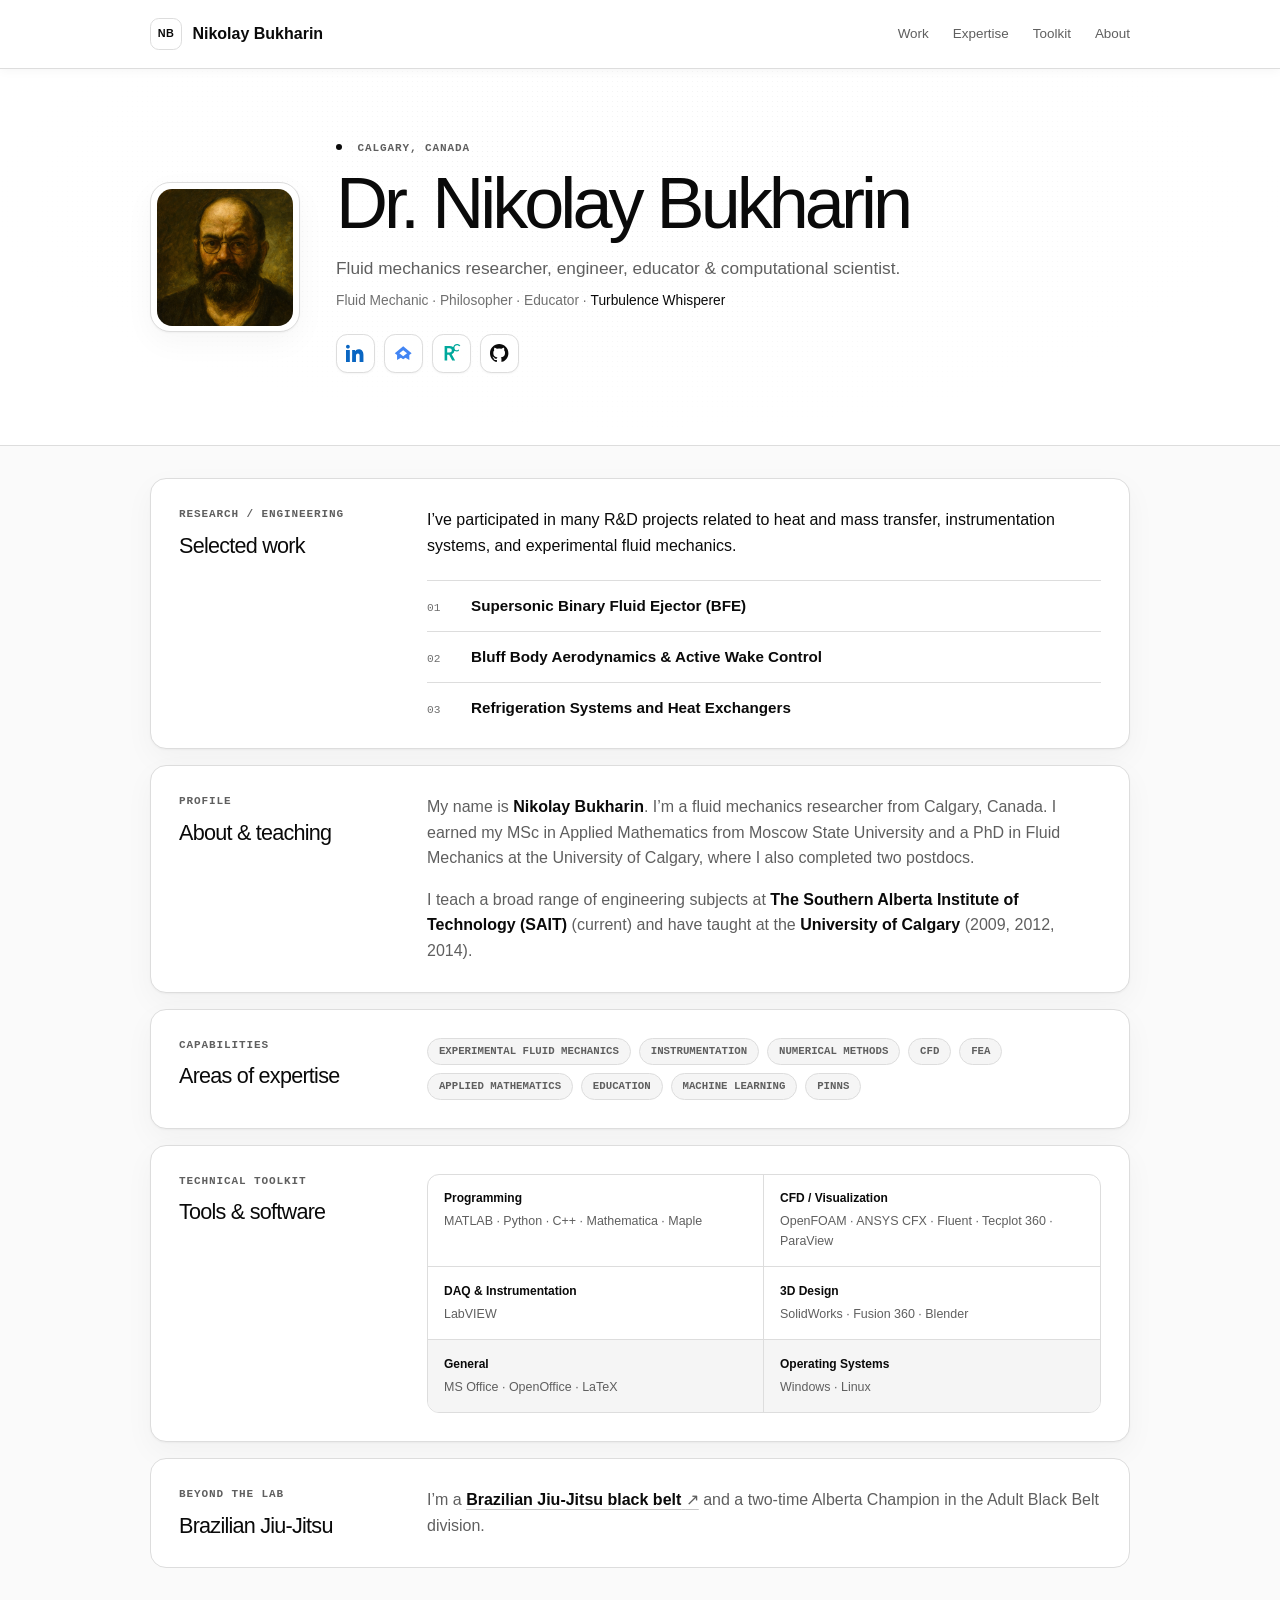
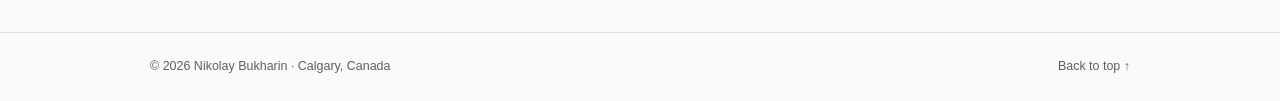
<file: index.html>
<!doctype html>
<html lang="en">
<head>
  <meta charset="utf-8">
  <meta name="viewport" content="width=device-width, initial-scale=1">
  <title>Dr. Nikolay Bukharin | Fluid Mechanics Research &amp; Engineering</title>
  <meta name="description" content="Research and engineering portfolio of Dr. Nikolay Bukharin, a fluid mechanics researcher, engineer, educator, and computational scientist in Calgary, Canada.">
  <meta property="og:title" content="Dr. Nikolay Bukharin | Fluid Mechanics Research &amp; Engineering">
  <meta property="og:description" content="Fluid mechanics research, engineering, education, and computational science.">
  <meta property="og:type" content="website">
  <meta property="og:image" content="profile.jpg">
  <meta name="theme-color" content="#fafafa" media="(prefers-color-scheme: light)">
  <meta name="theme-color" content="#101010" media="(prefers-color-scheme: dark)">
  <link rel="icon" href="favicon-nb.svg" type="image/svg+xml">
  <link rel="stylesheet" href="styles.css">
</head>
<body>
  <a class="skip-link" href="#main-content">Skip to main content</a>
  <header class="site-header">
    <div class="nav-wrap">
      <a class="brand" href="#top" aria-label="Nikolay Bukharin, home"><span class="brand-mark" aria-hidden="true">NB</span><span>Nikolay Bukharin</span></a>
      <nav class="site-nav" aria-label="Primary navigation">
        <a href="#work">Work</a><a href="#expertise">Expertise</a><a href="#toolkit">Toolkit</a><a href="#about">About</a>
      </nav>
    </div>
  </header>

  <main id="main-content">
    <section class="hero" id="top" aria-labelledby="page-title">
      <div class="hero-dots" aria-hidden="true"></div>
      <div class="wrap hero-inner">
        <div class="portrait"><img src="profile.jpg" alt="Portrait of Dr. Nikolay Bukharin" width="874" height="888"></div>
        <div class="hero-copy">
          <p class="status"><span aria-hidden="true"></span> Calgary, Canada</p>
          <h1 id="page-title">Dr. Nikolay Bukharin</h1>
          <p class="profession">Fluid mechanics researcher, engineer, educator &amp; computational scientist.</p>
          <p class="personality">Fluid Mechanic · Philosopher · Educator · <span class="rotating-role" id="rotating-role">Turbulence Whisperer</span></p>
          <div class="hero-links" aria-label="Professional profiles">
            <a class="social-icon icon-linkedin" href="https://www.linkedin.com/in/nikolay-bukharin-480bb919/" target="_blank" rel="noopener" aria-label="LinkedIn" title="LinkedIn">
              <svg viewBox="0 0 24 24" aria-hidden="true"><path d="M4.98 3.5C4.98 4.88 3.86 6 2.5 6S0 4.88 0 3.5 1.12 1 2.5 1s2.48 1.12 2.48 2.5zM0 23.5h5V7.98H0V23.5zM8 23.5h5v-7.74c0-2.06.74-3.46 2.6-3.46 1.42 0 2.14 1.01 2.14 2.49v8.71h5v-9.34c0-4.99-2.66-7.31-6.22-7.31-2.86 0-4.12 1.6-4.82 2.72h.04V7.98H8c.07 1.48 0 15.52 0 15.52z"/></svg>
            </a>
            <a class="social-icon icon-scholar" href="https://scholar.google.com/citations?user=UNBFQtYAAAAJ&amp;hl=en" target="_blank" rel="noopener" aria-label="Google Scholar" title="Google Scholar">
              <svg viewBox="0 0 24 24" aria-hidden="true"><path d="M12 3 1 12l3 2.4V21l5-3.2 3 2.2 3-2.2 5 3.2v-6.6l3-2.4zm-5 9 5-4 5 4-5 4z"/></svg>
            </a>
            <a class="social-icon icon-researchgate" href="https://www.researchgate.net/profile/Nikolay-Bukharin" target="_blank" rel="noopener" aria-label="ResearchGate" title="ResearchGate">
              <svg viewBox="0 0 24 24" aria-hidden="true"><path d="M19.59 0c-2.7 0-4.95 2.16-4.95 4.84 0 2.72 2.25 4.87 4.95 4.87.85 0 1.67-.21 2.38-.59V6.77a2.68 2.68 0 0 1-2.38 1.44 3.34 3.34 0 0 1 0-6.68c1.19 0 2.23.62 2.82 1.56L24 2.16A5.01 5.01 0 0 0 19.59 0zM3.4 2.55v18.9h3.36v-7.48h2.53l4.05 7.48h3.82l-4.5-8.07c2.25-.83 3.56-2.62 3.56-5.18 0-3.64-2.5-5.65-6.43-5.65zm3.36 2.91h2.72c2.17 0 3.29.93 3.29 2.74 0 1.88-1.12 2.84-3.29 2.84H6.76z"/></svg>
            </a>
            <a class="social-icon icon-github" href="https://github.com/RufusDreifus" target="_blank" rel="noopener" aria-label="GitHub" title="GitHub">
              <svg viewBox="0 0 24 24" aria-hidden="true"><path d="M12 0C5.37 0 0 5.37 0 12c0 5.3 3.44 9.8 8.2 11.39.6.11.82-.26.82-.58 0-.29-.01-1.05-.02-2.06-3.34.73-4.04-1.61-4.04-1.61-.55-1.41-1.34-1.79-1.34-1.79-1.09-.74.08-.73.08-.73 1.2.08 1.83 1.23 1.83 1.23 1.07 1.83 2.8 1.3 3.49.99.11-.78.42-1.3.76-1.6-2.67-.3-5.47-1.33-5.47-5.93 0-1.31.47-2.38 1.24-3.22-.13-.3-.54-1.52.12-3.18 0 0 1.01-.32 3.3 1.23a11.5 11.5 0 0 1 6 0c2.28-1.55 3.29-1.23 3.29-1.23.66 1.66.25 2.88.12 3.18.77.84 1.23 1.91 1.23 3.22 0 4.61-2.8 5.63-5.47 5.93.43.37.81 1.1.81 2.22 0 1.6-.02 2.88-.02 3.27 0 .32.21.7.82.58C20.56 21.8 24 17.3 24 12 24 5.37 18.63 0 12 0z"/></svg>
            </a>
          </div>
        </div>
      </div>
    </section>

    <div class="wrap content">
      <section class="card" id="work" aria-labelledby="work-title">
        <div class="section-title"><p class="kicker">Research / Engineering</p><h2 id="work-title">Selected work</h2></div>
        <div class="section-body">
          <p>I’ve participated in many R&amp;D projects related to heat and mass transfer, instrumentation systems, and experimental fluid mechanics.</p>
          <div class="project-list">
            <article><span class="project-number">01</span><h3>Supersonic Binary Fluid Ejector <span class="nowrap">(BFE)</span></h3></article>
            <article><span class="project-number">02</span><h3>Bluff Body Aerodynamics &amp; Active Wake Control</h3></article>
            <article><span class="project-number">03</span><h3>Refrigeration Systems and Heat Exchangers</h3></article>
          </div>
        </div>
      </section>

      <section class="card" id="about" aria-labelledby="about-title">
        <div class="section-title"><p class="kicker">Profile</p><h2 id="about-title">About &amp; teaching</h2></div>
        <div class="section-body prose">
          <p>My name is <strong>Nikolay Bukharin</strong>. I’m a fluid mechanics researcher from Calgary, Canada. I earned my MSc in Applied Mathematics from Moscow State University and a PhD in Fluid Mechanics at the University of Calgary, where I also completed two postdocs.</p>
          <p>I teach a broad range of engineering subjects at <strong>The Southern Alberta Institute of Technology (SAIT)</strong> (current) and have taught at the <strong>University of Calgary</strong> (2009, 2012, 2014).</p>
        </div>
      </section>

      <section class="card" id="expertise" aria-labelledby="expertise-title">
        <div class="section-title"><p class="kicker">Capabilities</p><h2 id="expertise-title">Areas of expertise</h2></div>
        <div class="section-body tag-list" aria-label="Areas of expertise">
          <span class="tag">Experimental Fluid Mechanics</span><span class="tag">Instrumentation</span><span class="tag">Numerical Methods</span><span class="tag">CFD</span><span class="tag">FEA</span><span class="tag">Applied Mathematics</span><span class="tag">Education</span><span class="tag">Machine Learning</span><span class="tag">PINNs</span>
        </div>
      </section>

      <section class="card" id="toolkit" aria-labelledby="toolkit-title">
        <div class="section-title"><p class="kicker">Technical toolkit</p><h2 id="toolkit-title">Tools &amp; software</h2></div>
        <div class="section-body tool-grid">
          <article class="tool-group"><h3>Programming</h3><p>MATLAB · Python · C++ · Mathematica · Maple</p></article>
          <article class="tool-group"><h3>CFD / Visualization</h3><p>OpenFOAM · ANSYS CFX · Fluent · Tecplot 360 · ParaView</p></article>
          <article class="tool-group"><h3>DAQ &amp; Instrumentation</h3><p>LabVIEW</p></article>
          <article class="tool-group"><h3>3D Design</h3><p>SolidWorks · Fusion 360 · Blender</p></article>
          <article class="tool-group tool-group-quiet"><h3>General</h3><p>MS Office · OpenOffice · LaTeX</p></article>
          <article class="tool-group tool-group-quiet"><h3>Operating Systems</h3><p>Windows · Linux</p></article>
        </div>
      </section>

      <section class="card personal-card" aria-labelledby="personal-title">
        <div class="section-title"><p class="kicker">Beyond the lab</p><h2 id="personal-title">Brazilian Jiu-Jitsu</h2></div>
        <div class="section-body prose"><p>I’m a <a href="https://rockymountainbjj.com/new-page-4" target="_blank" rel="noopener"><strong>Brazilian Jiu-Jitsu black belt</strong> <span aria-hidden="true">↗</span></a> and a two-time Alberta Champion in the Adult Black Belt division.</p></div>
      </section>
    </div>
  </main>

  <footer class="site-footer"><div class="wrap footer-inner"><p>© <span id="year"></span> Nikolay Bukharin · Calgary, Canada</p><a href="#top">Back to top ↑</a></div></footer>
  <script>
    document.getElementById('year').textContent = new Date().getFullYear();
    const roleElement = document.getElementById('rotating-role');
    const roles = ['Turbulence Whisperer','Vortex Tamer','Espresso-Fueled Coder','Boundary-Layer Bard','Tensor Tickler','Reynolds Wrangler','CFD Sommelier','Nyquist Ninja','Cultivator','Proud Prandtl','Trivial Kuzma','Environmental Labourer','Disassembler'];
    const reduceMotion = window.matchMedia('(prefers-reduced-motion: reduce)').matches;
    if (roleElement && !reduceMotion) {
      let roleIndex = 0;
      setInterval(() => {
        roleIndex = (roleIndex + 1) % roles.length;
        roleElement.classList.add('is-changing');
        setTimeout(() => { roleElement.textContent = roles[roleIndex]; roleElement.classList.remove('is-changing'); }, 160);
      }, 2200);
    }
  </script>
</body>
</html>
</file>
<file: styles.css>
:root {
  color-scheme: light dark;
  --page:#fafafa; --surface:#fff; --soft:#f5f5f5; --text:#0a0a0a;
  --muted:#5f5f5f; --subtle:#707070; --border:#ddd; --strong:#c7c7c7;
  --inverse:#0a0a0a; --inverse-text:#fff; --nav:rgb(255 255 255 / 92%);
  --shadow:0 1px 2px rgb(0 0 0 / 4%),0 10px 30px rgb(0 0 0 / 4%); --max:980px;
}
*{box-sizing:border-box}
html{scroll-behavior:smooth;scroll-padding-top:6rem}
body{margin:0;background:var(--page);color:var(--text);font:16px/1.6 Arial,Helvetica,sans-serif;text-rendering:optimizeLegibility}
a{color:inherit;text-decoration-color:var(--strong);text-underline-offset:.22em}a:hover{text-decoration-color:currentColor}
:focus-visible{outline:3px solid currentColor;outline-offset:4px;border-radius:5px}
.skip-link{position:fixed;top:.75rem;left:.75rem;z-index:100;padding:.65rem .9rem;border-radius:.6rem;background:var(--inverse);color:var(--inverse-text);font-weight:700;transform:translateY(-160%)}
.skip-link:focus{transform:translateY(0)}
.wrap,.nav-wrap{width:min(calc(100% - 2.5rem),var(--max));margin-inline:auto}
.site-header{position:sticky;top:0;z-index:20;border-bottom:1px solid var(--border);background:var(--nav);box-shadow:0 2px 10px rgb(0 0 0 / 4%);backdrop-filter:blur(14px)}
.nav-wrap{display:flex;min-height:4.25rem;align-items:center;justify-content:space-between;gap:2rem}
.brand{display:inline-flex;align-items:center;gap:.65rem;font-weight:700;text-decoration:none}
.brand-mark{display:grid;width:2rem;height:2rem;place-items:center;border:1px solid var(--border);border-radius:.55rem;background:var(--surface);font-size:.68rem;letter-spacing:.04em}
.site-nav{display:flex;gap:1.5rem}.site-nav a{color:var(--muted);font-size:.84rem;text-decoration:none}.site-nav a:hover{color:var(--text)}
.hero{position:relative;overflow:hidden;border-bottom:1px solid var(--border);background:var(--surface)}
.hero-dots{position:absolute;inset:0;opacity:.58;background-image:radial-gradient(circle,rgb(10 10 10 / 13%) .7px,transparent .8px);background-size:5px 5px;mask-image:radial-gradient(ellipse 75% 90% at 50% 35%,#000 0%,transparent 75%);pointer-events:none}
.hero-inner{position:relative;display:grid;grid-template-columns:150px 1fr;align-items:center;gap:2.25rem;padding-block:4.5rem}
.portrait{width:100%;aspect-ratio:1;padding:.35rem;border:1px solid var(--border);border-radius:1.25rem;background:var(--surface);box-shadow:var(--shadow)}
.portrait img{display:block;width:100%;height:100%;border-radius:.95rem;object-fit:cover}
.status,.kicker{margin:0 0 .65rem;color:var(--muted);font:700 .69rem/1.4 "Courier New",Courier,monospace;letter-spacing:.08em;text-transform:uppercase}
.status span{display:inline-block;width:.38rem;height:.38rem;margin-right:.5rem;border-radius:50%;background:var(--text);vertical-align:.08em}
h1{margin:0;font-size:clamp(2.4rem,6vw,4.5rem);font-weight:500;letter-spacing:-.055em;line-height:1}
.profession{max-width:42rem;margin:1rem 0 0;color:var(--muted);font-size:1.08rem}
.personality{min-height:1.6em;margin:.45rem 0 0;color:var(--subtle);font-size:.86rem}
.rotating-role{display:inline-block;color:var(--text);transition:opacity 160ms ease,transform 160ms ease}.rotating-role.is-changing{opacity:0;transform:translateY(3px)}
.hero-links{display:flex;flex-wrap:wrap;gap:.55rem;margin-top:1.4rem}
.social-icon{display:grid;width:2.45rem;height:2.45rem;place-items:center;border:1px solid var(--border);border-radius:.7rem;background:var(--surface);box-shadow:0 1px 2px rgb(0 0 0 / 4%);text-decoration:none;transition:border-color 140ms ease,box-shadow 140ms ease,transform 140ms ease}
.social-icon:hover{border-color:var(--strong);box-shadow:0 5px 14px rgb(0 0 0 / 8%);transform:translateY(-2px)}.social-icon svg{width:1.15rem;height:1.15rem;fill:currentColor}
.icon-linkedin{color:#0a66c2}.icon-scholar{color:#4285f4}.icon-researchgate{color:#00a89c}.icon-github{color:var(--text)}
.content{display:grid;gap:1rem;padding-block:2rem 4rem}
.card{display:grid;grid-template-columns:13.5rem 1fr;gap:2rem;padding:1.75rem;border:1px solid var(--border);border-radius:1rem;background:var(--surface);box-shadow:var(--shadow)}
.section-title h2{margin:0;font-size:1.35rem;font-weight:500;letter-spacing:-.035em;line-height:1.2}
.section-body>:first-child{margin-top:0}.section-body>:last-child{margin-bottom:0}.prose{color:var(--muted)}.prose strong{color:var(--text)}
.project-list{margin-top:1.35rem;border-top:1px solid var(--border)}
.project-list article{display:grid;grid-template-columns:2rem 1fr;align-items:baseline;gap:.75rem;padding-block:.8rem;border-bottom:1px solid var(--border)}
.project-list article:last-child{border-bottom:0;padding-bottom:0}.project-number{color:var(--subtle);font:400 .7rem/1 "Courier New",Courier,monospace}
.project-list h3{margin:0;font-size:.95rem;font-weight:600}
.tag-list{display:flex;flex-wrap:wrap;align-content:flex-start;gap:.5rem}
.tag{padding:.38rem .68rem;border:1px solid var(--border);border-radius:999px;background:var(--soft);color:var(--muted);font:600 .67rem/1.2 "Courier New",Courier,monospace;text-transform:uppercase}
.tool-grid{display:grid;grid-template-columns:repeat(2,minmax(0,1fr));gap:0;border:1px solid var(--border);border-radius:.75rem;overflow:hidden}
.tool-group{min-width:0;padding:.9rem 1rem;border-right:1px solid var(--border);border-bottom:1px solid var(--border)}
.tool-group:nth-child(2n){border-right:0}.tool-group:nth-last-child(-n+2){border-bottom:0}.tool-group-quiet{background:var(--soft)}
.tool-group h3{margin:0 0 .25rem;font-size:.75rem}.tool-group p{margin:0;color:var(--muted);font-size:.78rem}.personal-card{box-shadow:none}.nowrap{white-space:nowrap}
.site-footer{border-top:1px solid var(--border);color:var(--muted);font-size:.78rem}.footer-inner{display:flex;align-items:center;justify-content:space-between;gap:1rem;padding-block:1.5rem}.footer-inner p{margin:0}.footer-inner a{text-decoration:none}
@media(prefers-color-scheme:dark){
  :root{--page:#101010;--surface:#161616;--soft:#1d1d1d;--text:#f5f5f5;--muted:#b3b3b3;--subtle:#858585;--border:#303030;--strong:#474747;--inverse:#f5f5f5;--inverse-text:#0a0a0a;--nav:rgb(16 16 16 / 92%);--shadow:0 1px 2px rgb(0 0 0 / 18%),0 10px 30px rgb(0 0 0 / 16%)}
  .hero-dots{background-image:radial-gradient(circle,rgb(255 255 255 / 12%) .7px,transparent .8px)}
}
@media(max-width:760px){
  html{scroll-padding-top:8rem}.nav-wrap{flex-direction:column;align-items:flex-start;gap:.55rem;padding-block:.7rem}.site-nav{width:100%;justify-content:space-between;gap:.5rem}.site-nav a{font-size:.74rem}
  .hero-inner{grid-template-columns:110px 1fr;gap:1.4rem;padding-block:3.5rem}h1{font-size:clamp(2.2rem,9vw,3.4rem)}.profession{font-size:.98rem}.personality{grid-column:1/-1}.card{grid-template-columns:1fr;gap:1.25rem}
}
@media(max-width:520px){
  .wrap,.nav-wrap{width:min(calc(100% - 1.5rem),var(--max))}.hero-inner{grid-template-columns:72px 1fr;align-items:start;padding-block:2.75rem}.portrait{border-radius:.85rem}.portrait img{border-radius:.6rem}.status{margin-top:.1rem}h1{font-size:clamp(1.85rem,9vw,2.65rem)}
  .profession,.personality,.hero-links{grid-column:1/-1}.profession{margin-top:.4rem}.content{padding-top:1rem}.card{padding:1.25rem}.tool-grid{grid-template-columns:1fr}
  .tool-group,.tool-group:nth-child(2n),.tool-group:nth-last-child(-n+2){border-right:0;border-bottom:1px solid var(--border)}.tool-group:last-child{border-bottom:0}.footer-inner{align-items:flex-start}
}
@media(prefers-reduced-motion:reduce){html{scroll-behavior:auto}*,*::before,*::after{scroll-behavior:auto!important;transition-duration:.01ms!important}}
</file>
